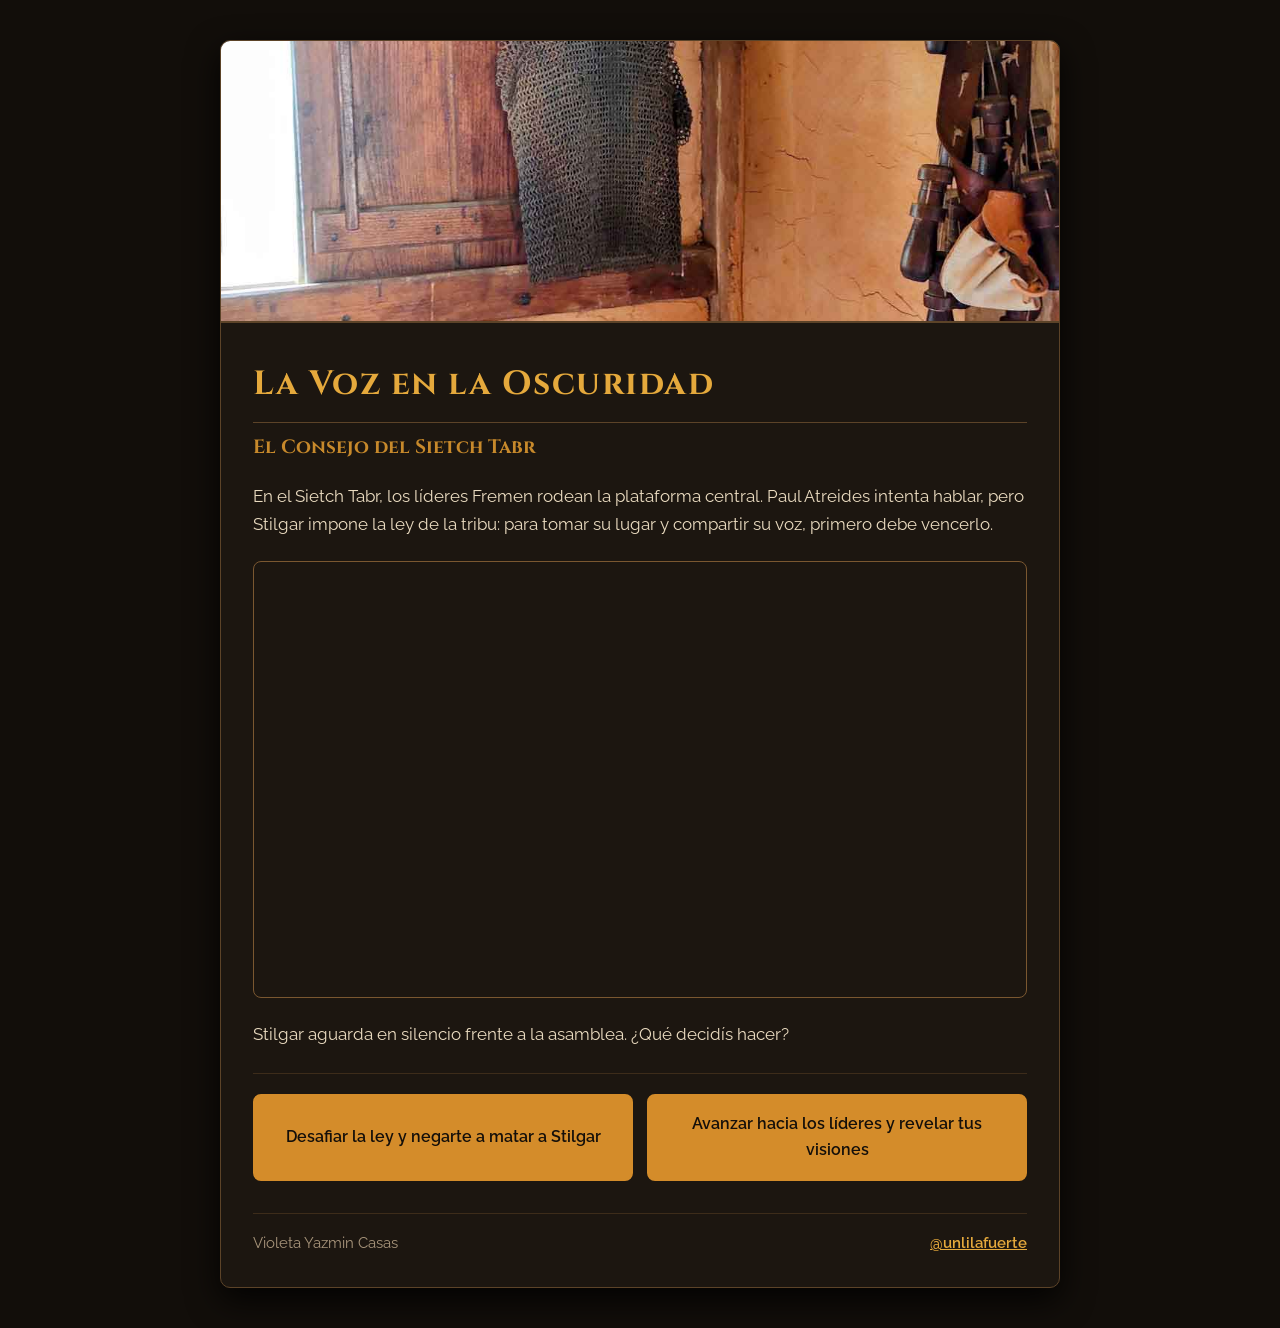
<file: index.html>
<!DOCTYPE html>
<html lang="es">
<head>
  <meta charset="UTF-8">
  <meta name="viewport" content="width=device-width, initial-scale=1.0">
  <title>La Voz en la Oscuridad</title>
  <link rel="preconnect" href="https://fonts.googleapis.com">
  <link rel="preconnect" href="https://fonts.gstatic.com" crossorigin>
  <link href="https://fonts.googleapis.com/css2?family=Cinzel:wght@600;800&family=Raleway:wght@300;400;600&display=swap" rel="stylesheet">
  <link rel="stylesheet" href="style.css">
</head>
<body>
  <div class="contenedor">
    <header class="sitio-header">
      <img src="arrakis.jpg" alt="Interior rústico con paredes de barro ocre, madera, casco y cota de malla metálica colgados junto a una ventana y herramientas a la derecha">
    </header>

    <main class="contenido-nodo">
      <h1>La Voz en la Oscuridad</h1>
      <h2>El Consejo del Sietch Tabr</h2>

      <p>En el Sietch Tabr, los líderes Fremen rodean la plataforma central. Paul Atreides intenta hablar, pero Stilgar impone la ley de la tribu: para tomar su lugar y compartir su voz, primero debe vencerlo.</p>

      <div class="video-box">
        <div class="video-responsive">
          <iframe src="https://www.youtube.com/embed/g2ZHCTewa9U" title="Duna Parte Dos - Escena del Sietch Tabr" frameborder="0" allow="accelerometer; autoplay; clipboard-write; encrypted-media; gyroscope; picture-in-picture" allowfullscreen></iframe>
        </div>
      </div>

      <p>Stilgar aguarda en silencio frente a la asamblea. ¿Qué decidís hacer?</p>

      <nav class="opciones">
        <a href="nodo2.html">Desafiar la ley y negarte a matar a Stilgar</a>
        <a href="nodo3.html">Avanzar hacia los líderes y revelar tus visiones</a>
      </nav>

      <footer>
        <span>Violeta Yazmin Casas</span>
        <a href="https://www.instagram.com/unlilafuerte/" target="_blank" rel="noopener">@unlilafuerte</a>
      </footer>
    </main>
  </div>
</body>
</html>
</file>
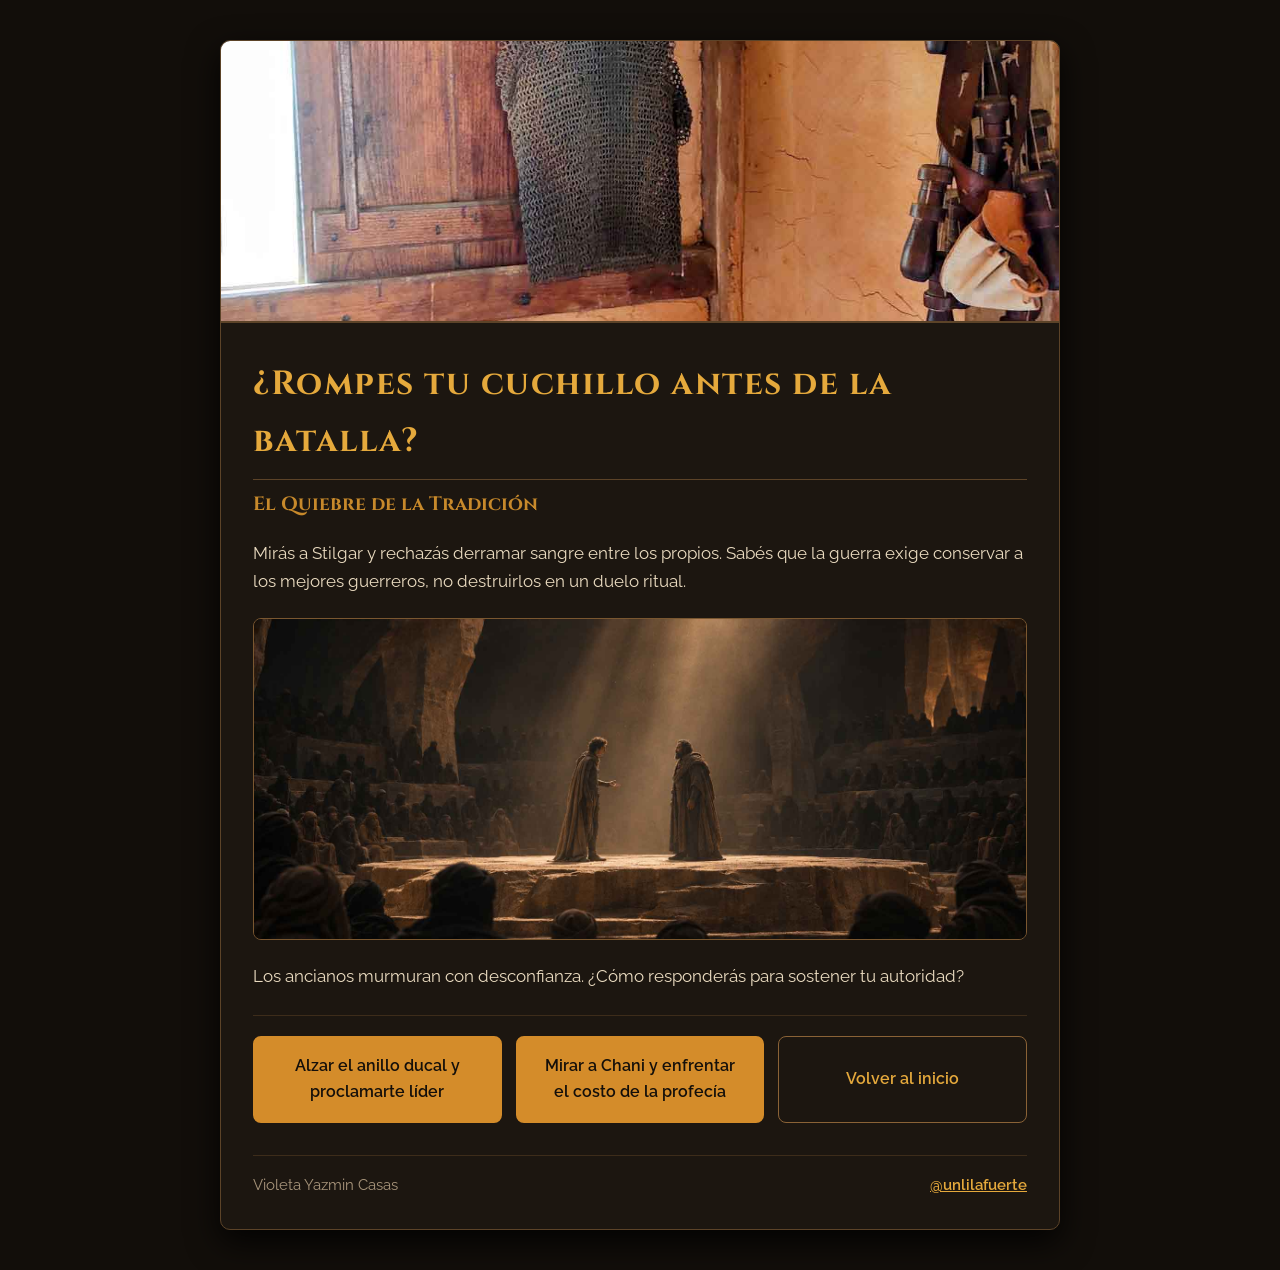
<file: nodo2.html>
<!DOCTYPE html>
<html lang="es">
<head>
  <meta charset="UTF-8">
  <meta name="viewport" content="width=device-width, initial-scale=1.0">
  <title>¿Rompes tu cuchillo antes de la batalla?</title>
  <link rel="preconnect" href="https://fonts.googleapis.com">
  <link rel="preconnect" href="https://fonts.gstatic.com" crossorigin>
  <link href="https://fonts.googleapis.com/css2?family=Cinzel:wght@600;800&family=Raleway:wght@300;400;600&display=swap" rel="stylesheet">
  <link rel="stylesheet" href="style.css">
</head>
<body>
  <div class="contenedor">
    <header class="sitio-header">
      <img src="arrakis.jpg" alt="Interior rústico con paredes de barro ocre, madera, casco y cota de malla metálica colgados junto a una ventana y herramientas a la derecha">
    </header>

    <main class="contenido-nodo">
      <h1>¿Rompes tu cuchillo antes de la batalla?</h1>
      <h2>El Quiebre de la Tradición</h2>

      <p>Mirás a Stilgar y rechazás derramar sangre entre los propios. Sabés que la guerra exige conservar a los mejores guerreros, no destruirlos en un duelo ritual.</p>

      <figure class="imagen-escena">
        <img src="sietch.jpg" alt="Dunas del desierto de Arrakis bajo la luz cálida del atardecer">
      </figure>

      <p>Los ancianos murmuran con desconfianza. ¿Cómo responderás para sostener tu autoridad?</p>

      <nav class="opciones">
        <a href="nodo4.html">Alzar el anillo ducal y proclamarte líder</a>
        <a href="nodo5.html">Mirar a Chani y enfrentar el costo de la profecía</a>
        <a href="index.html" class="secundario">Volver al inicio</a>
      </nav>

      <footer>
        <span>Violeta Yazmin Casas</span>
        <a href="https://www.instagram.com/unlilafuerte/" target="_blank" rel="noopener">@unlilafuerte</a>
      </footer>
    </main>
  </div>
</body>
</html>
</file>
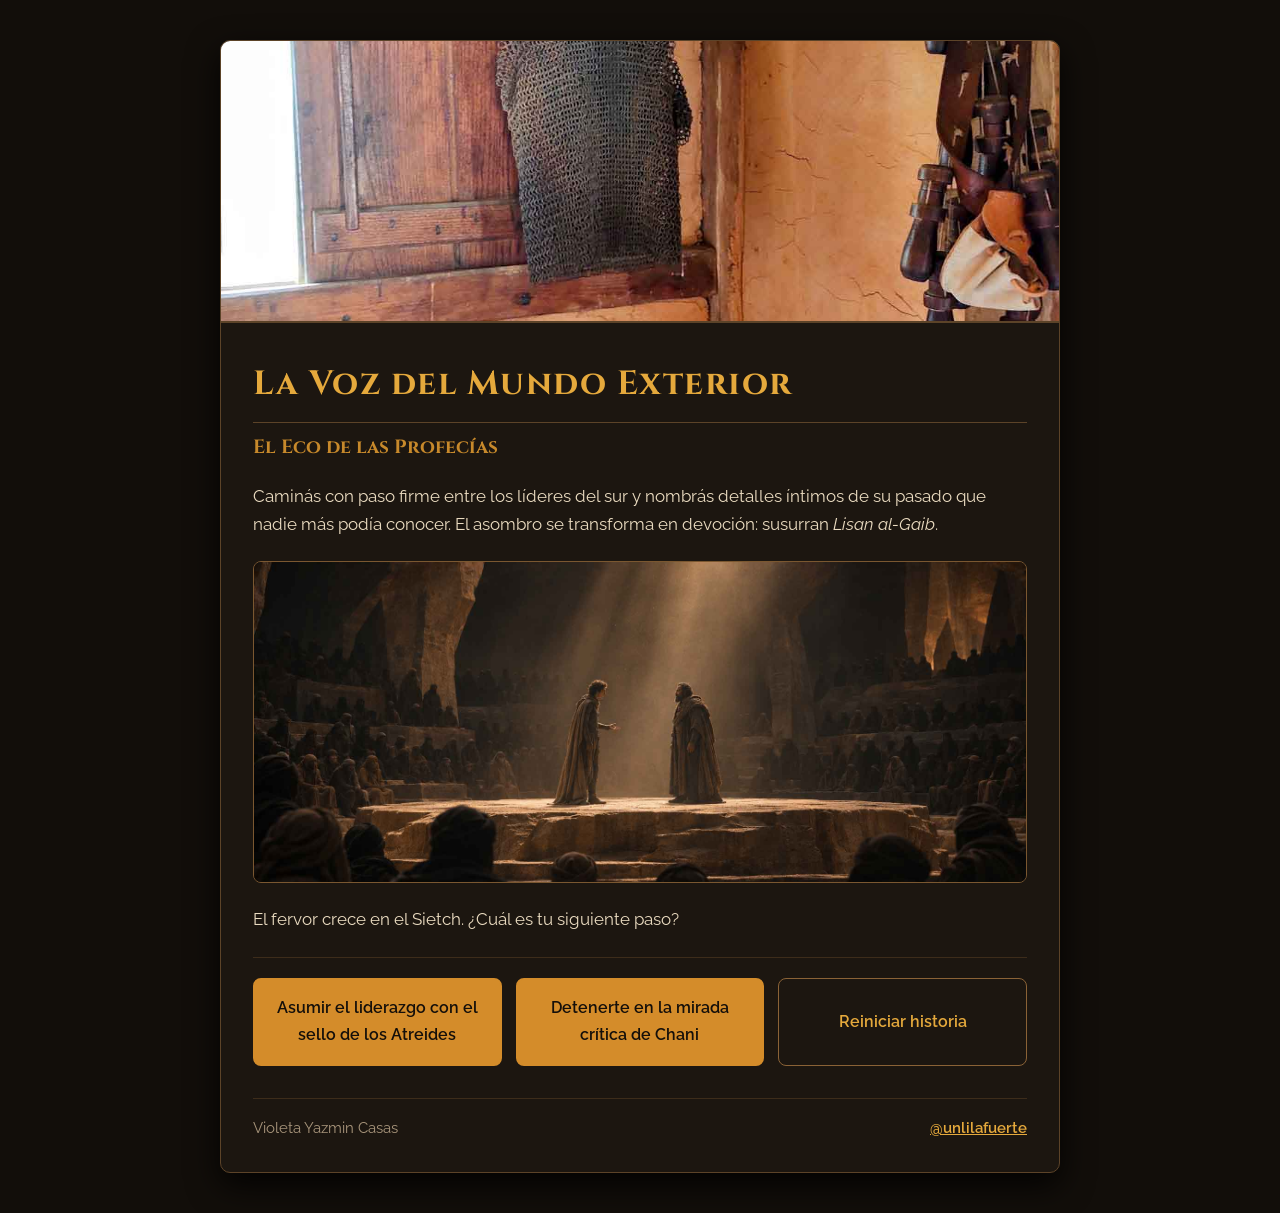
<file: nodo3.html>
<!DOCTYPE html>
<html lang="es">
<head>
  <meta charset="UTF-8">
  <meta name="viewport" content="width=device-width, initial-scale=1.0">
  <title>La Voz del Mundo Exterior</title>
  <link rel="preconnect" href="https://fonts.googleapis.com">
  <link rel="preconnect" href="https://fonts.gstatic.com" crossorigin>
  <link href="https://fonts.googleapis.com/css2?family=Cinzel:wght@600;800&family=Raleway:wght@300;400;600&display=swap" rel="stylesheet">
  <link rel="stylesheet" href="style.css">
</head>
<body>
  <div class="contenedor">
    <header class="sitio-header">
      <img src="arrakis.jpg" alt="Interior rústico con paredes de barro ocre, madera, casco y cota de malla metálica colgados junto a una ventana y herramientas a la derecha">
    </header>

    <main class="contenido-nodo">
      <h1>La Voz del Mundo Exterior</h1>
      <h2>El Eco de las Profecías</h2>

      <p>Caminás con paso firme entre los líderes del sur y nombrás detalles íntimos de su pasado que nadie más podía conocer. El asombro se transforma en devoción: susurran <em>Lisan al-Gaib</em>.</p>

      <figure class="imagen-escena">
        <img src="sietch.jpg" alt="Dunas del desierto de Arrakis bajo la luz cálida del atardecer">
      </figure>

      <p>El fervor crece en el Sietch. ¿Cuál es tu siguiente paso?</p>

      <nav class="opciones">
        <a href="nodo4.html">Asumir el liderazgo con el sello de los Atreides</a>
        <a href="nodo5.html">Detenerte en la mirada crítica de Chani</a>
        <a href="index.html" class="secundario">Reiniciar historia</a>
      </nav>

      <footer>
        <span>Violeta Yazmin Casas</span>
        <a href="https://www.instagram.com/unlilafuerte/" target="_blank" rel="noopener">@unlilafuerte</a>
      </footer>
    </main>
  </div>
</body>
</html>
</file>
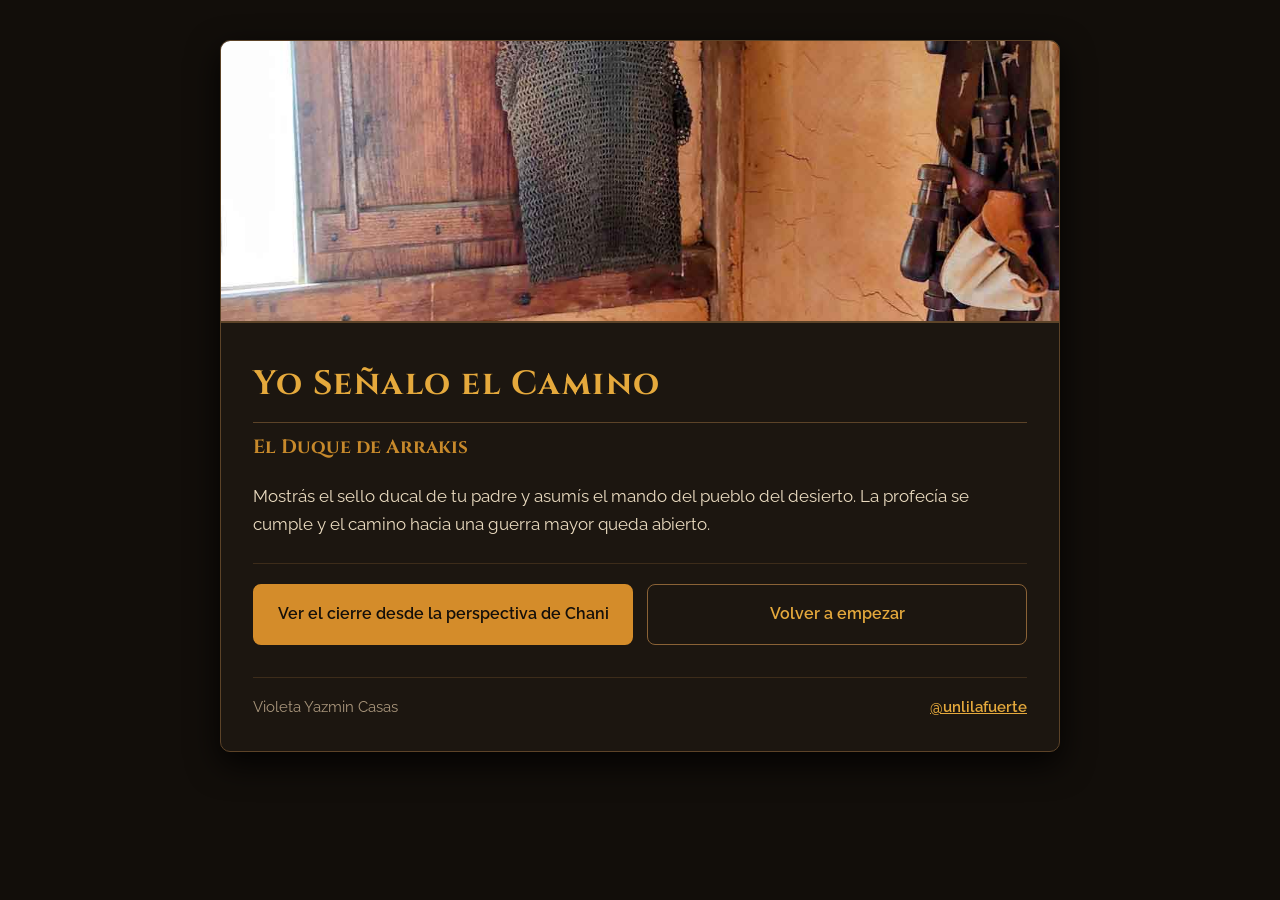
<file: nodo4.html>
<!DOCTYPE html>
<html lang="es">
<head>
  <meta charset="UTF-8">
  <meta name="viewport" content="width=device-width, initial-scale=1.0">
  <title>Yo Señalo el Camino</title>
  <link rel="preconnect" href="https://fonts.googleapis.com">
  <link rel="preconnect" href="https://fonts.gstatic.com" crossorigin>
  <link href="https://fonts.googleapis.com/css2?family=Cinzel:wght@600;800&family=Raleway:wght@300;400;600&display=swap" rel="stylesheet">
  <link rel="stylesheet" href="style.css">
</head>
<body>
  <div class="contenedor">
    <header class="sitio-header">
      <img src="arrakis.jpg" alt="Interior rústico con paredes de barro ocre, madera, casco y cota de malla metálica colgados junto a una ventana y herramientas a la derecha">
    </header>

    <main class="contenido-nodo">
      <h1>Yo Señalo el Camino</h1>
      <h2>El Duque de Arrakis</h2>

      <p>Mostrás el sello ducal de tu padre y asumís el mando del pueblo del desierto. La profecía se cumple y el camino hacia una guerra mayor queda abierto.</p>

      <nav class="opciones">
        <a href="nodo5.html">Ver el cierre desde la perspectiva de Chani</a>
        <a href="index.html" class="secundario">Volver a empezar</a>
      </nav>

      <footer>
        <span>Violeta Yazmin Casas</span>
        <a href="https://www.instagram.com/unlilafuerte/" target="_blank" rel="noopener">@unlilafuerte</a>
      </footer>
    </main>
  </div>
</body>
</html>
</file>
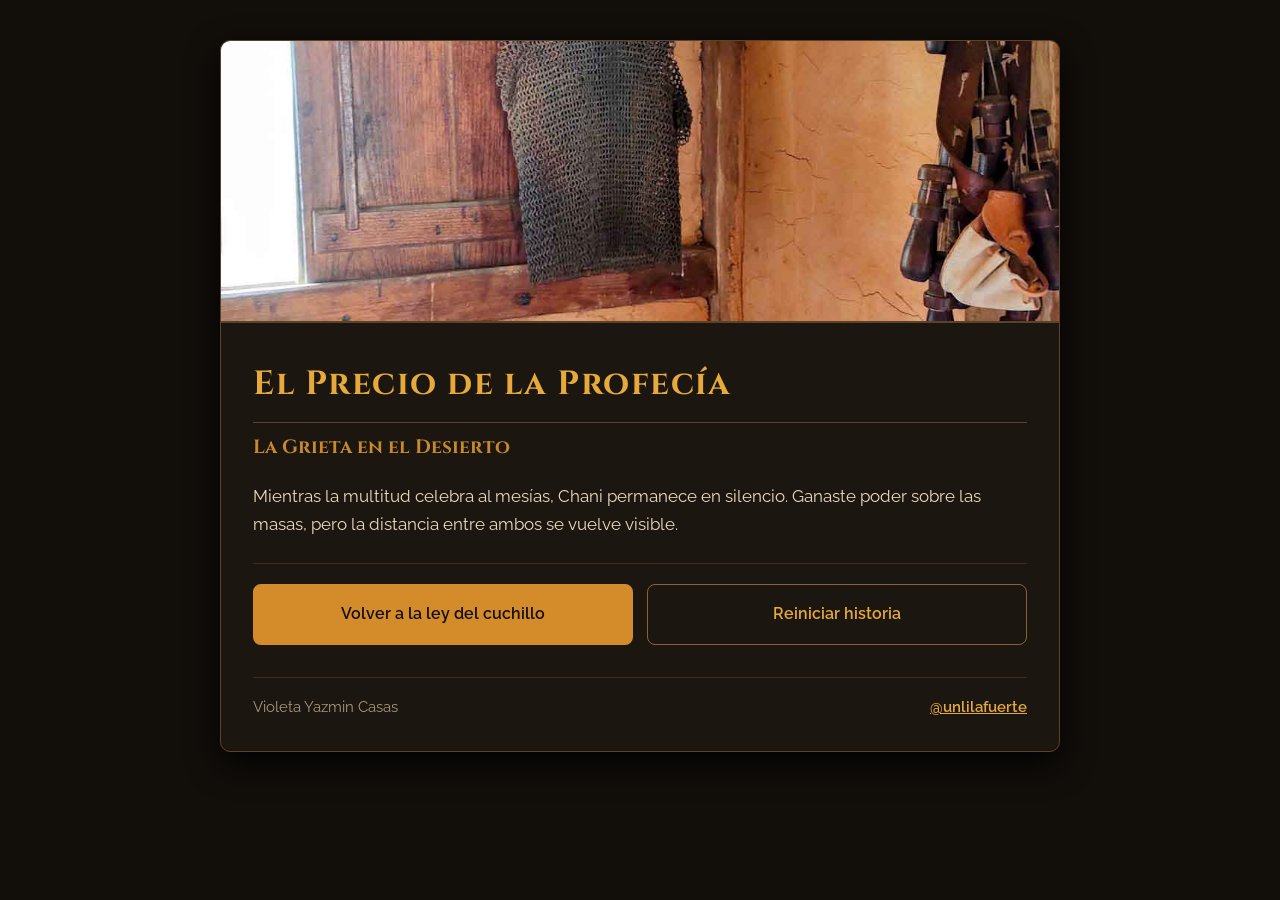
<file: nodo5.html>
<!DOCTYPE html>
<html lang="es">
<head>
  <meta charset="UTF-8">
  <meta name="viewport" content="width=device-width, initial-scale=1.0">
  <title>El Precio de la Profecía</title>
  <link rel="preconnect" href="https://fonts.googleapis.com">
  <link rel="preconnect" href="https://fonts.gstatic.com" crossorigin>
  <link href="https://fonts.googleapis.com/css2?family=Cinzel:wght@600;800&family=Raleway:wght@300;400;600&display=swap" rel="stylesheet">
  <link rel="stylesheet" href="style.css">
</head>
<body>
  <div class="contenedor">
    <header class="sitio-header">
      <img src="arrakis.jpg" alt="Interior rústico con paredes de barro ocre, madera, casco y cota de malla metálica colgados junto a una ventana y herramientas a la derecha">
    </header>

    <main class="contenido-nodo">
      <h1>El Precio de la Profecía</h1>
      <h2>La Grieta en el Desierto</h2>

      <p>Mientras la multitud celebra al mesías, Chani permanece en silencio. Ganaste poder sobre las masas, pero la distancia entre ambos se vuelve visible.</p>

      <nav class="opciones">
        <a href="nodo2.html">Volver a la ley del cuchillo</a>
        <a href="index.html" class="secundario">Reiniciar historia</a>
      </nav>

      <footer>
        <span>Violeta Yazmin Casas</span>
        <a href="https://www.instagram.com/unlilafuerte/" target="_blank" rel="noopener">@unlilafuerte</a>
      </footer>
    </main>
  </div>
</body>
</html>
</file>
<file: style.css>
@import url('https://fonts.googleapis.com/css2?family=Cinzel:wght@600;800&family=Raleway:wght@300;400;600&display=swap');

* {
  box-sizing: border-box;
  margin: 0;
  padding: 0;
}

body {
  background-color: #120e0a;
  color: #e6d5b8;
  font-family: 'Raleway', sans-serif;
  line-height: 1.7;
  padding: 20px;
}

.contenedor {
  max-width: 840px;
  margin: 20px auto;
  background-color: #1c1610;
  border: 1px solid #5c4328;
  border-radius: 10px;
  overflow: hidden;
  box-shadow: 0 12px 32px rgba(0, 0, 0, 0.85);
}

/* Header del sitio web con la imagen principal */
.sitio-header {
  width: 100%;
  border-bottom: 2px solid #5c4328;
}

.sitio-header img {
  width: 100%;
  height: 280px;
  object-fit: cover;
  display: block;
}

/* Segunda imagen dentro del relato */
.imagen-escena {
  margin: 22px 0;
  border-radius: 8px;
  overflow: hidden;
  border: 1px solid #7a5730;
}

.imagen-escena img {
  width: 100%;
  max-height: 320px;
  object-fit: cover;
  display: block;
}

.contenido-nodo {
  padding: 32px;
}

/* Tipografía, color y tamaño de etiquetas semánticas */
h1 {
  font-family: 'Cinzel', serif;
  font-size: 2.1rem;
  color: #e5a93c;
  letter-spacing: 1.5px;
  margin-bottom: 8px;
  border-bottom: 1px solid #5c4328;
  padding-bottom: 10px;
}

h2 {
  font-family: 'Cinzel', serif;
  font-size: 1.2rem;
  color: #c7892b;
  margin-bottom: 18px;
}

p {
  font-family: 'Raleway', sans-serif;
  font-size: 1.05rem;
  color: #eadbc0;
  margin-bottom: 16px;
}

/* Opciones interactivas */
.opciones {
  display: grid;
  grid-template-columns: repeat(auto-fit, minmax(220px, 1fr));
  gap: 14px;
  margin-top: 24px;
  padding-top: 20px;
  border-top: 1px solid #3d2c1a;
}

a {
  font-family: 'Raleway', sans-serif;
  font-size: 0.98rem;
  font-weight: 600;
  color: #140f0a;
  background-color: #d48c2a;
  text-decoration: none;
  padding: 15px 18px;
  border-radius: 8px;
  border: 2px solid #d48c2a;
  transition: transform 0.2s ease, background-color 0.2s ease, box-shadow 0.2s ease;
  display: flex;
  align-items: center;
  justify-content: center;
  text-align: center;
}

a:hover {
  background-color: #f0a83e;
  border-color: #f0a83e;
  transform: translateY(-3px);
  box-shadow: 0 6px 16px rgba(212, 140, 42, 0.3);
}

a.secundario {
  background-color: transparent;
  color: #e5a93c;
  border: 1px solid #8a6236;
}

a.secundario:hover {
  background-color: rgba(229, 169, 60, 0.12);
  border-color: #e5a93c;
  color: #f5be58;
}

/* Video 16:9 embebido */
.video-box {
  margin: 22px 0;
}

.video-responsive {
  position: relative;
  padding-bottom: 56.25%;
  height: 0;
  overflow: hidden;
  border-radius: 8px;
  border: 1px solid #7a5730;
}

.video-responsive iframe {
  position: absolute;
  top: 0;
  left: 0;
  width: 100%;
  height: 100%;
}

/* Pie de página */
footer {
  margin-top: 32px;
  padding-top: 16px;
  border-top: 1px solid #3d2c1a;
  display: flex;
  justify-content: space-between;
  align-items: center;
  flex-wrap: wrap;
  gap: 12px;
  font-size: 0.92rem;
  color: #a8957b;
}

footer a {
  display: inline;
  background: none;
  border: none;
  padding: 0;
  box-shadow: none;
  color: #e5a93c;
  font-size: 0.92rem;
  text-decoration: underline;
}

footer a:hover {
  background: none;
  border: none;
  box-shadow: none;
  transform: none;
  color: #f5be58;
}
</file>
